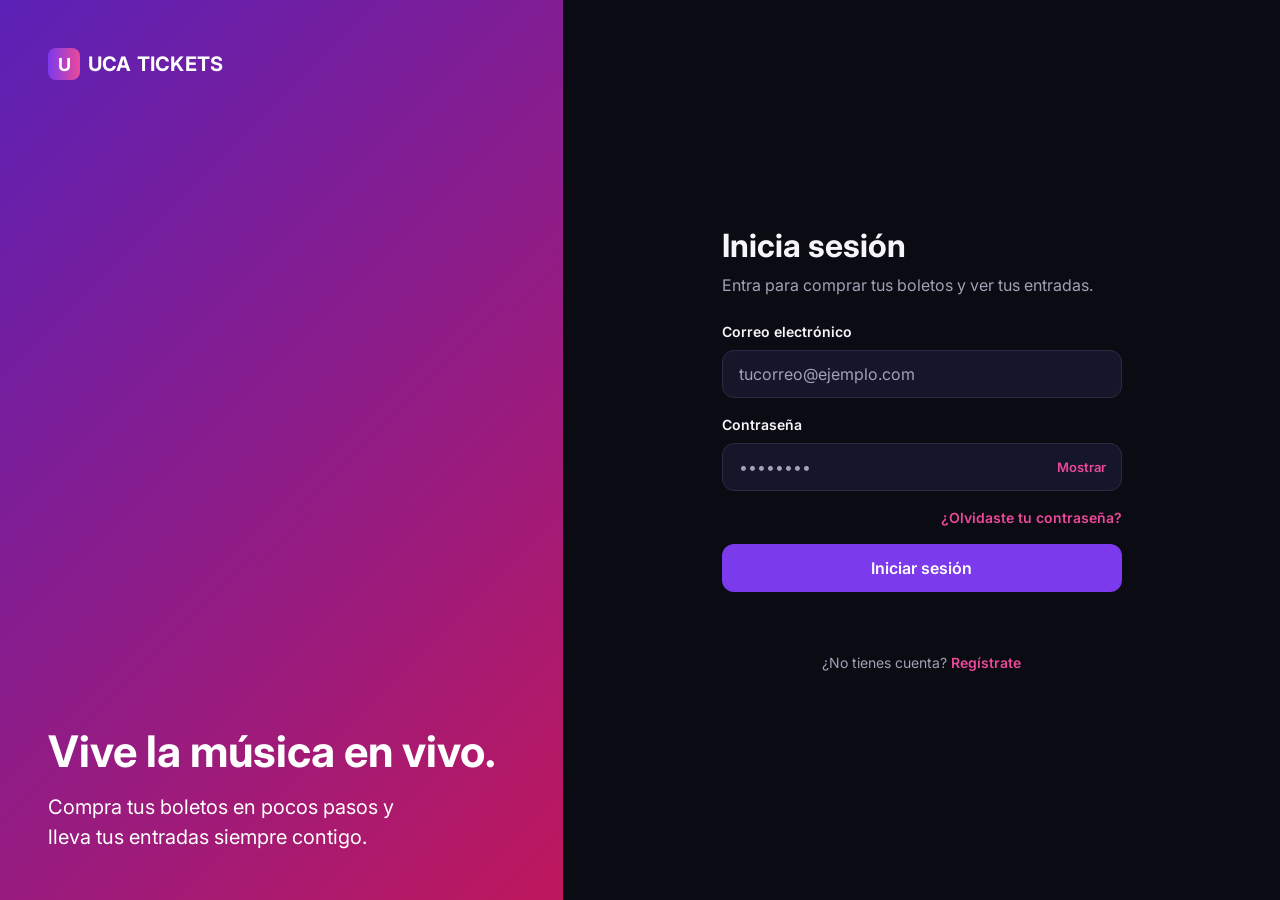
<file: index.html>
<!DOCTYPE html>
<html lang="es">
<head>
  <meta charset="UTF-8">
  <meta name="viewport" content="width=device-width, initial-scale=1">
  <title>UCA TICKETS | Inicia sesión</title>
  <link rel="preconnect" href="https://fonts.googleapis.com">
  <link rel="preconnect" href="https://fonts.gstatic.com" crossorigin>
  <link href="https://fonts.googleapis.com/css2?family=Inter:wght@400;600;700&display=swap" rel="stylesheet">
  <link rel="stylesheet" href="style.css">
</head>
<body>
  <main class="auth">

    <!-- Panel de marca: solo se ve en escritorio -->
    <aside class="brand-panel" aria-hidden="true">
      <div class="logo">
        <span class="logo-mark">U</span>
        <span class="logo-text">UCA TICKETS</span>
      </div>
      <div class="tagline-box">
        <p class="tagline">Vive la música en vivo.</p>
        <p class="tagline-sub">Compra tus boletos en pocos pasos y lleva tus entradas siempre contigo.</p>
      </div>
    </aside>

    <section class="form-panel">
     
      <div class="logo logo--top">
        <span class="logo-mark" aria-hidden="true">U</span>
        <span class="logo-text">UCA TICKETS</span>
      </div>

      <div class="card">

        <section aria-labelledby="t-login">
          <header class="view-header">
            <h1 id="t-login">Inicia sesión</h1>
            <p>Entra para comprar tus boletos y ver tus entradas.</p>
          </header>

          <form id="form-login" novalidate>
            <div class="field">
              <label for="login-email">Correo electrónico</label>
              <input id="login-email" name="email" type="email" autocomplete="email"
                     placeholder="tucorreo@ejemplo.com" aria-describedby="login-email-error">
              <p class="error" id="login-email-error" aria-live="polite"></p>
            </div>

            <div class="field">
              <label for="login-pass">Contraseña</label>
              <div class="input-wrap">
                <input id="login-pass" name="password" type="password" autocomplete="current-password"
                       placeholder="••••••••" aria-describedby="login-pass-error">
                <button type="button" class="toggle-pass" data-target="login-pass"
                        aria-label="Mostrar contraseña" aria-pressed="false">Mostrar</button>
              </div>
              <p class="error" id="login-pass-error" aria-live="polite"></p>
            </div>

            <!-- Por ahora no lleva a ninguna parte (ver script.js) -->
            <a class="link link--end" href="#" id="link-recuperar">¿Olvidaste tu contraseña?</a>

            <button class="btn btn--primary" type="submit">Iniciar sesión</button>
            <p class="status" aria-live="polite"></p>
          </form>

          <!-- Por ahora no lleva a ninguna parte (ver script.js) -->
          <p class="switch">¿No tienes cuenta? <a class="link" href="#" id="link-registro">Regístrate</a></p>
        </section>

      </div>
    </section>
  </main>

  <script src="script.js"></script>
</body>
</html>
</file>
<file: style.css>
/* Aqui te dejo algunos comentarios para que podas entender mejor el código */
/* 
   UCA TICKETS - Pantalla de inicio de sesión
   Mobile first: base = móvil (375px)
   Tablet  >= 768px
   Escritorio >= 1024px
    */


:root {
  /* Colores */
  --bg-base: #0B0B14;
  --bg-surface: #16162A;
  --border: #2A2A44;
  --text: #F5F5FA;
  --text-2: #A1A1B5;
  --primary: #7C3AED;
  --primary-700: #6D28D9;
  --accent: #EC4899;
  --success: #22C55E;
  --error-text: #F87171;
  --error: #EF4444;

  /* Espaciado (sistema de 8px) */
  --space-1: 8px;
  --space-2: 16px;
  --space-3: 24px;
  --space-4: 32px;
  --space-5: 40px;
  --space-6: 48px;

  /* Radios */
  --radius-sm: 8px;
  --radius-md: 12px;
  --radius-lg: 16px;
  --radius-full: 999px;

  --font: "Inter", system-ui, -apple-system, "Segoe UI", Roboto, Arial, sans-serif;
}

/*  Base  */
*,
*::before,
*::after { box-sizing: border-box; }

* { margin: 0; }

[hidden] { display: none !important; }

body {
  min-height: 100vh;
  background: var(--bg-base);
  color: var(--text);
  font-family: var(--font);
  line-height: 1.5;
  -webkit-font-smoothing: antialiased;
}

a, button, input { font-family: inherit; }

/*  Estructura (móvil)  */
.auth {
  min-height: 100vh;
  display: grid;
}

.brand-panel { display: none; }

.form-panel {
  display: flex;
  flex-direction: column;
  align-items: stretch;
  gap: var(--space-5);
  padding: var(--space-6) var(--space-3) var(--space-4);
}

.card {
  width: 100%;
  max-width: 480px;
  margin: 0 auto;
}

/*  Logo  */
.logo {
  display: flex;
  align-items: center;
  gap: var(--space-1);
}

.logo-mark {
  width: 32px;
  height: 32px;
  display: grid;
  place-items: center;
  border-radius: var(--radius-sm);
  background: linear-gradient(90deg, #7C3AED, #EC4899);
  color: #fff;
  font-weight: 700;
  font-size: 18px;
}

.logo-text {
  font-weight: 700;
  font-size: 20px;
  letter-spacing: 0.01em;
}

/*  Encabezado de cada vista  */
.view-header { margin-bottom: var(--space-3); }

.view-header h1 {
  font-size: 28px;
  font-weight: 700;
  line-height: 1.2;
  margin-bottom: var(--space-1);
}

.view-header h1:focus { outline: none; }

.view-header p {
  color: var(--text-2);
  font-size: 16px;
}

/*  Formulario */
form {
  display: flex;
  flex-direction: column;
  gap: var(--space-2);
}

.field {
  display: flex;
  flex-direction: column;
  gap: var(--space-1);
}

label,
legend {
  font-size: 14px;
  font-weight: 600;
}

input[type="text"],
input[type="email"],
input[type="password"] {
  width: 100%;
  height: 48px;
  padding: 0 var(--space-2);
  background: var(--bg-surface);
  color: var(--text);
  border: 1px solid var(--border);
  border-radius: var(--radius-md);
  font-size: 16px; /* 16px evita el zoom automático en iPhone */
  transition: border-color 0.15s ease, box-shadow 0.15s ease;
}

input::placeholder { color: var(--text-2); opacity: 1; }

input:focus-visible {
  outline: none;
  border-color: var(--primary);
  box-shadow: 0 0 0 3px rgba(124, 58, 237, 0.45);
}

input[aria-invalid="true"] { border-color: var(--error); }

.error {
  min-height: 0;
  color: var(--error-text);
  font-size: 13px;
}

.error:empty { display: none; }

/* Campo de contraseña con botón Mostrar/Ocultar */
.input-wrap { position: relative; }

.input-wrap input { padding-right: 88px; }

.toggle-pass {
  position: absolute;
  top: 50%;
  right: 6px;
  transform: translateY(-50%);
  padding: var(--space-1) 10px;
  background: none;
  border: 0;
  border-radius: var(--radius-sm);
  color: var(--accent);
  font-size: 13px;
  font-weight: 600;
  cursor: pointer;
}

.toggle-pass:hover { text-decoration: underline; }

/*  Enlaces  */
.link {
  color: var(--accent);
  font-size: 14px;
  font-weight: 600;
  text-decoration: none;
  border-radius: 4px;
}

.link:hover { text-decoration: underline; }

.link:focus-visible,
.toggle-pass:focus-visible {
  outline: 2px solid var(--accent);
  outline-offset: 2px;
}

.link--end { align-self: flex-end; }

/*  Botón principal  */
.btn {
  width: 100%;
  height: 48px;
  border: 0;
  border-radius: var(--radius-md);
  font-size: 16px;
  font-weight: 600;
  cursor: pointer;
  transition: background 0.15s ease, transform 0.1s ease;
}

.btn--primary {
  background: var(--primary);
  color: #fff;
}

.btn--primary:hover { background: var(--primary-700); }
.btn--primary:active { transform: scale(0.99); }

.btn:focus-visible {
  outline: 2px solid var(--accent);
  outline-offset: 3px;
}

.btn:disabled {
  opacity: 0.7;
  cursor: progress;
}

/*  Mensajes de estado y pie  */
.status {
  min-height: 20px;
  text-align: center;
  font-size: 14px;
  color: var(--text-2);
}

.status.ok { color: var(--success); }
.status.fail { color: var(--error-text); }

.switch {
  margin-top: var(--space-3);
  text-align: center;
  font-size: 14px;
  color: var(--text-2);
}

/*Chips de tipo de cuenta (registro) */
.chips {
  border: 0;
  padding: 0;
  min-width: 0;
}

.chips legend { margin-bottom: var(--space-1); }

.chips-row {
  display: flex;
  flex-wrap: wrap;
  gap: var(--space-1);
}

.chip { position: relative; cursor: pointer; }

.chip input {
  position: absolute;
  opacity: 0;
  inset: 0;
  cursor: pointer;
}

.chip span {
  display: inline-block;
  padding: 10px var(--space-2);
  background: var(--bg-surface);
  color: var(--text-2);
  border: 1px solid var(--border);
  border-radius: var(--radius-full);
  font-size: 14px;
  font-weight: 600;
  transition: background 0.15s ease, color 0.15s ease;
}

.chip input:checked + span {
  background: var(--primary);
  border-color: var(--primary);
  color: #fff;
}

.chip input:focus-visible + span {
  outline: 2px solid var(--accent);
  outline-offset: 2px;
}

/* 
   TABLET (768px en adelante): tarjeta centrada
    */
@media (min-width: 768px) {
  .form-panel {
    align-items: center;
    justify-content: center;
    gap: var(--space-4);
    padding: var(--space-5);
  }

  .logo--top { align-self: center; }

  .card {
    max-width: 480px;
    padding: var(--space-5);
    background: var(--bg-surface);
    border: 1px solid var(--border);
    border-radius: var(--radius-lg);
  }

  .view-header h1 { font-size: 32px; }

  /* Dentro de la tarjeta, los campos usan el fondo base para que se distingan */
  .card input[type="text"],
  .card input[type="email"],
  .card input[type="password"],
  .card .chip span {
    background: var(--bg-base);
  }
}

/* 
   ESCRITORIO (1024px en adelante): panel de marca + formulario
    */
@media (min-width: 1024px) {
  .auth { grid-template-columns: minmax(420px, 44%) 1fr; }

  .brand-panel {
    position: sticky;
    top: 0;
    height: 100vh;
    display: flex;
    flex-direction: column;
    justify-content: space-between;
    padding: var(--space-6);
    background: linear-gradient(135deg, #5B21B6, #BE185D);
    color: #fff;
  }

  .tagline {
    font-size: clamp(36px, 3.4vw, 48px);
    font-weight: 700;
    line-height: 1.15;
    margin-bottom: var(--space-2);
  }

  .tagline-sub {
    font-size: 20px;
    line-height: 1.5;
    max-width: 30ch;
  }

  .logo--top { display: none; }

  .form-panel { min-height: 100vh; }

  .card {
    max-width: 400px;
    padding: 0;
    background: none;
    border: 0;
    border-radius: 0;
  }

  /* En escritorio el formulario va directo sobre el fondo */
  .card input[type="text"],
  .card input[type="email"],
  .card input[type="password"],
  .card .chip span {
    background: var(--bg-surface);
  }
}


@media (prefers-reduced-motion: reduce) {
  * { transition: none !important; }
}
</file>
